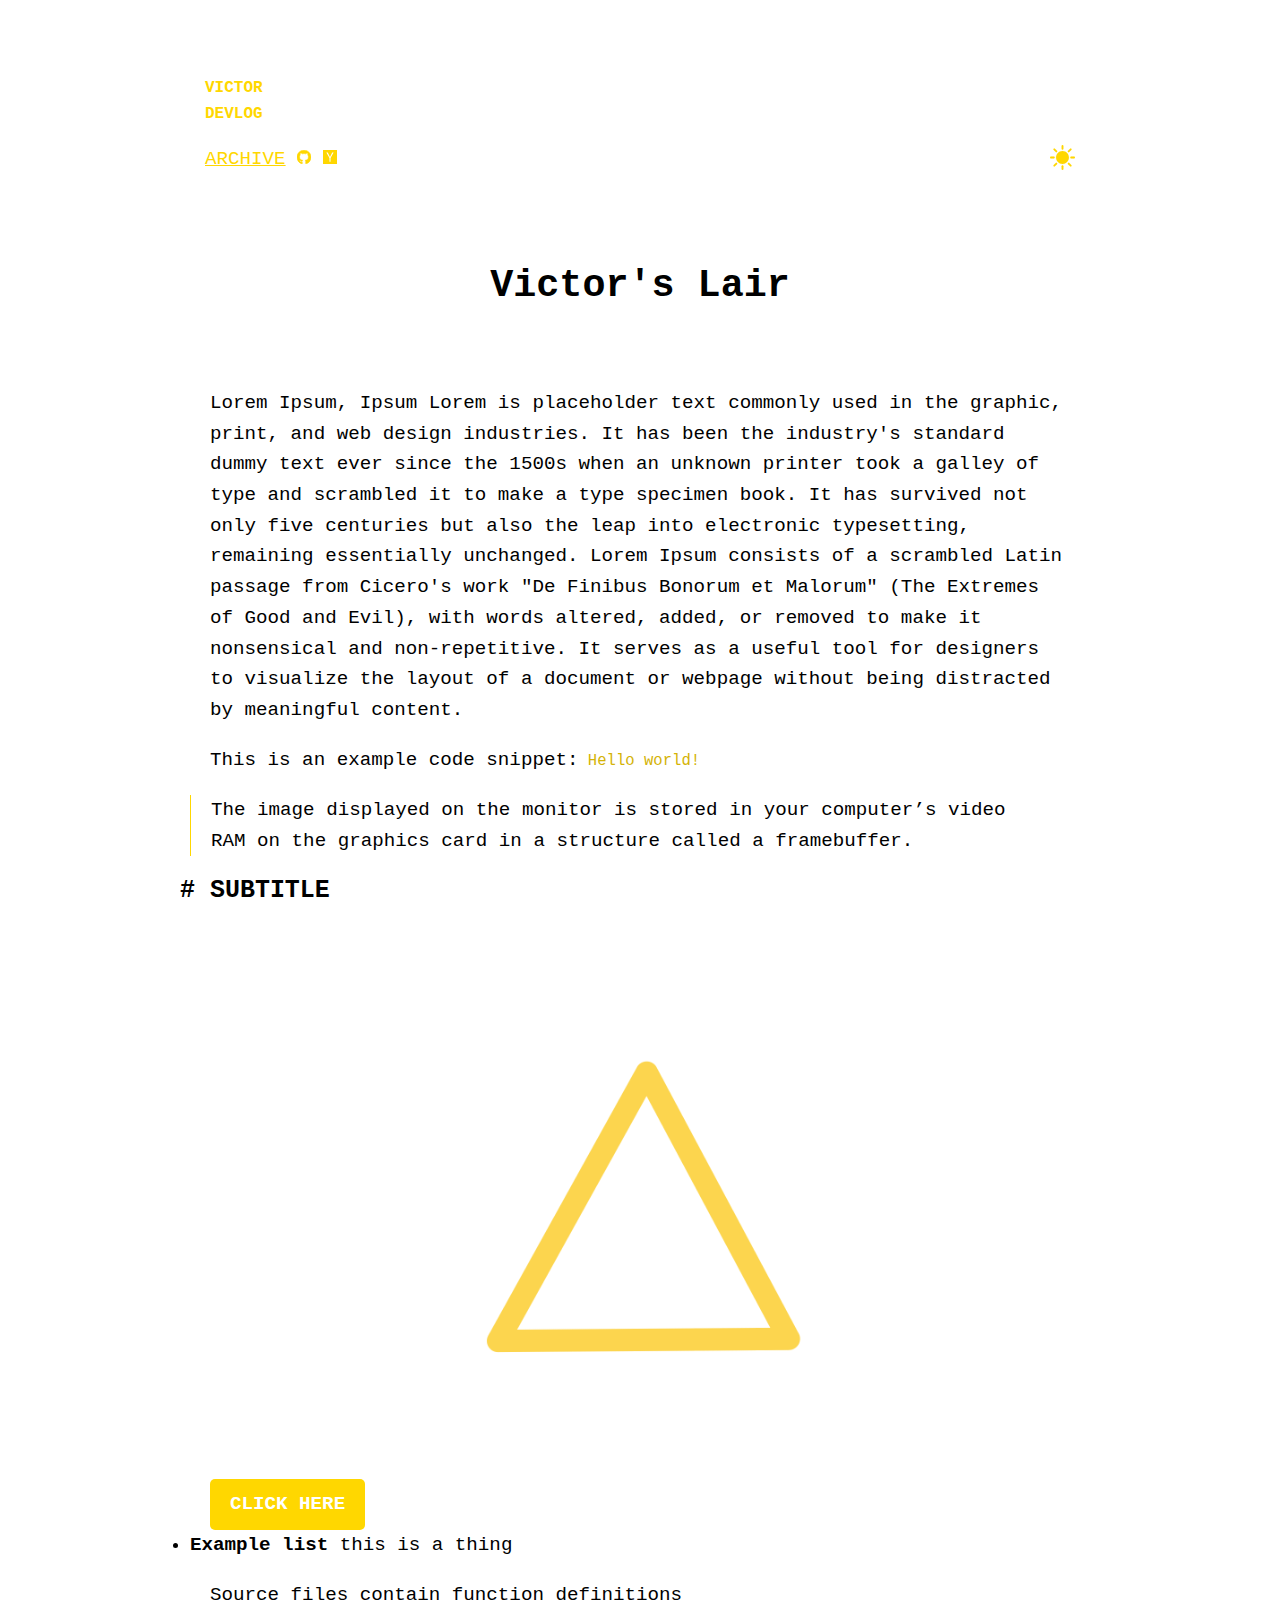
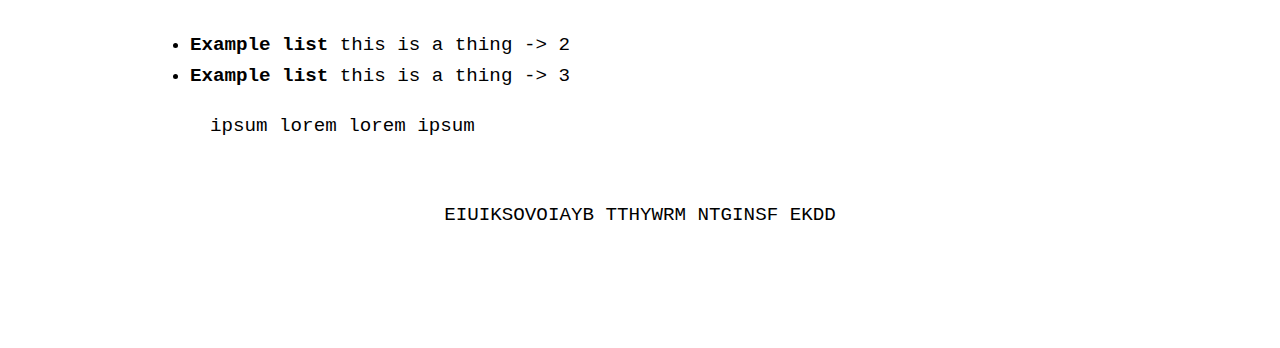
<file: index.html>
<!DOCTYPE html>
<html lang="en">
<head>
  <meta charset="UTF-8">
  <meta name="viewport" content="width=device-width, initial-scale=1.0">
  <title>Victor's Lair</title>
  <link rel="stylesheet" href="light_theme.css" id="theme">
<link rel="icon" href="/favicon.ico" type="image/x-icon">

</head>
<body>
    <header>
        <div class="site-title">
            <h3><a href="index.html">Victor</a></h3>
            <h2 class="devlog-title"><a href="index.html">DEVLOG</a></h2>
          </div>
        <nav>
            
            <a href="archive.html">Archive</a>
            <a href="https://github.com/Victor/" class="svglink">
                <svg arole="img" viewBox="0 0 24 24" xmlns="http://www.w3.org/2000/svg">
                    <g id="sun-icon" style="display: block;">
                        <path d="M12 .297c-6.63 0-12 5.373-12 12 0 5.303 3.438 9.8 8.205 11.385.6.113.82-.258.82-.577 0-.285-.01-1.04-.015-2.04-3.338.724-4.042-1.61-4.042-1.61C4.422 18.07 3.633 17.7 3.633 17.7c-1.087-.744.084-.729.084-.729 1.205.084 1.838 1.236 1.838 1.236 1.07 1.835 2.809 1.305 3.495.998.108-.776.417-1.305.76-1.605-2.665-.3-5.466-1.332-5.466-5.93 0-1.31.465-2.38 1.235-3.22-.135-.303-.54-1.523.105-3.176 0 0 1.005-.322 3.3 1.23.96-.267 1.98-.399 3-.405 1.02.006 2.04.138 3 .405 2.28-1.552 3.285-1.23 3.285-1.23.645 1.653.24 2.873.12 3.176.765.84 1.23 1.91 1.23 3.22 0 4.61-2.805 5.625-5.475 5.92.42.36.81 1.096.81 2.22 0 1.606-.015 2.896-.015 3.286 0 .315.21.69.825.57C20.565 22.092 24 17.592 24 12.297c0-6.627-5.373-12-12-12"/>
                </g>
                    <g id="moon-icon" style="display: none;">
                                <path d="M12 1c5.52 0 10 4.48 10 10s-4.48 10-10 10S2 16.52 2 11 6.48 1 12 1m0-1C5.37 0 0 5.37 0 12s5.37 12 12 12 12-5.37 12-12S18.63 0 12 0z"/>
                                <circle cx="17" cy="7" r="4"/>
                            </g>
                </svg></a>
            <a href="https://news.ycombinator.com/user?id=Victor" class="svglink">
                <svg xmlns="http://www.w3.org/2000/svg"
                aria-label="Hacker News" role="img"
                viewBox="0 0 512 512"><path
                d="m0 0H512V512H0"/><path class = "ycombinator" d="m124 91h51l81 162 81-164h51L276 293v136h-40V293"/>
                </svg>
                </a>
            <div onclick=changeTheme() style="text-align: right;margin-top: -30px;" onclick=changeTheme() style="text-align: right;">
            <?xml version="1.0" encoding="iso-8859-1"?>
               <svg style="width: 25px" fill="#000000" version="1.1" id="Capa_1" xmlns="http://www.w3.org/2000/svg" xmlns:xlink="http://www.w3.org/1999/xlink"
                         viewBox="0 0 207.628 207.628" xml:space="preserve"style="display: inline-block;">
                   <circle cx="103.814" cy="103.814" r="45.868"/>
                   <path d="M103.814,157.183c-29.427,0-53.368-23.941-53.368-53.368s23.941-53.368,53.368-53.368
                           s53.368,23.941,53.368,53.368S133.241,157.183,103.814,157.183z M103.814,65.446c-21.156,0-38.368,17.212-38.368,38.368
                           s17.212,38.368,38.368,38.368s38.368-17.212,38.368-38.368S124.97,65.446,103.814,65.446z"/>
                   <path d="M103.814,39.385c-4.142,0-7.5-3.358-7.5-7.5V7.5c0-4.142,3.358-7.5,7.5-7.5s7.5,3.358,7.5,7.5v24.385
                           C111.314,36.027,107.956,39.385,103.814,39.385z"/>
                   <path d="M103.814,207.628c-4.142,0-7.5-3.358-7.5-7.5v-24.385c0-4.142,3.358-7.5,7.5-7.5s7.5,3.358,7.5,7.5v24.385
                           C111.314,204.271,107.956,207.628,103.814,207.628z"/>
                   <path d="M200.128,111.314h-24.385c-4.142,0-7.5-3.358-7.5-7.5s3.358-7.5,7.5-7.5h24.385c4.142,0,7.5,3.358,7.5,7.5
                           S204.271,111.314,200.128,111.314z"/>
                   <path d="M31.885,111.314H7.5c-4.142,0-7.5-3.358-7.5-7.5s3.358-7.5,7.5-7.5h24.385c4.142,0,7.5,3.358,7.5,7.5
                           S36.027,111.314,31.885,111.314z"/>
                   <path d="M154.676,60.452c-1.919,0-3.839-0.732-5.303-2.197c-2.929-2.929-2.929-7.678,0-10.606l17.243-17.242
                           c2.929-2.929,7.678-2.93,10.606,0c2.929,2.929,2.929,7.678,0,10.606l-17.243,17.242C158.515,59.72,156.595,60.452,154.676,60.452z"
                           />
                   <path d="M35.709,179.419c-1.919,0-3.839-0.732-5.303-2.197c-2.929-2.929-2.929-7.678,0-10.606l17.243-17.243
                           c2.929-2.929,7.678-2.929,10.606,0c2.929,2.929,2.929,7.678,0,10.606l-17.243,17.243C39.548,178.687,37.629,179.419,35.709,179.419z
                           "/>
                   <path d="M171.918,179.419c-1.919,0-3.839-0.732-5.303-2.197l-17.243-17.243c-2.929-2.929-2.929-7.678,0-10.606
                           c2.929-2.929,7.678-2.929,10.606,0l17.243,17.243c2.929,2.929,2.929,7.678,0,10.606
                           C175.757,178.687,173.838,179.419,171.918,179.419z"/>
                   <path d="M52.952,60.452c-1.919,0-3.839-0.732-5.303-2.197L30.406,41.013c-2.929-2.929-2.929-7.677,0-10.606
                           c2.929-2.929,7.678-2.93,10.606,0l17.243,17.242c2.929,2.929,2.929,7.677,0,10.606C56.791,59.72,54.872,60.452,52.952,60.452z"/>
               </svg>
               </div>
        </nav>
    </header>
  <div class="container">
    <h1 id="effect" data-value="Victor's Lair">Victor's Lair</h1>
    <p>Lorem Ipsum, Ipsum Lorem is placeholder text commonly used in the graphic, print, and web design industries. It has been the industry's standard dummy text ever since the 1500s when an unknown printer took a galley of type and scrambled it to make a type specimen book. It has survived not only five centuries but also the leap into electronic typesetting, remaining essentially unchanged. Lorem Ipsum consists of a scrambled Latin passage from Cicero's work "De Finibus Bonorum et Malorum" (The Extremes of Good and Evil), with words altered, added, or removed to make it nonsensical and non-repetitive. It serves as a useful tool for designers to visualize the layout of a document or webpage without being distracted by meaningful content.</p>
    <p>This is an example code snippet:<code> Hello world!</code></p>
    <blockquote>
      <p>The image displayed on the monitor is stored in your computer’s video RAM on the graphics card in a structure called a framebuffer.</p>
    </blockquote>
    <h2 id="text"><div class="anchor-icon">#</div>Subtitle</h2>
    <p><img src="triangle.png" alt="framebuffer gradient" /></p>
    <a href="#" class="button" id="effect" data-value="Click Here">Click Here</a>
    <li><strong>Example list </strong> this is a thing</li>
    <p>Source files contain function definitions</p>
    <li><strong>Example list </strong> this is a thing -> 2</li>
    <li><strong>Example list </strong> this is a thing -> 3</li>
    
    <p>ipsum lorem lorem ipsum</p>
  </div>

  <p id="effect" class="thanks" data-value="Thank you for visiting my website!">eiuiksovoiayb tthywrm  ntginsf  ekdd</p>
  <script src="script.js"></script>
</body>
</html>
</file>
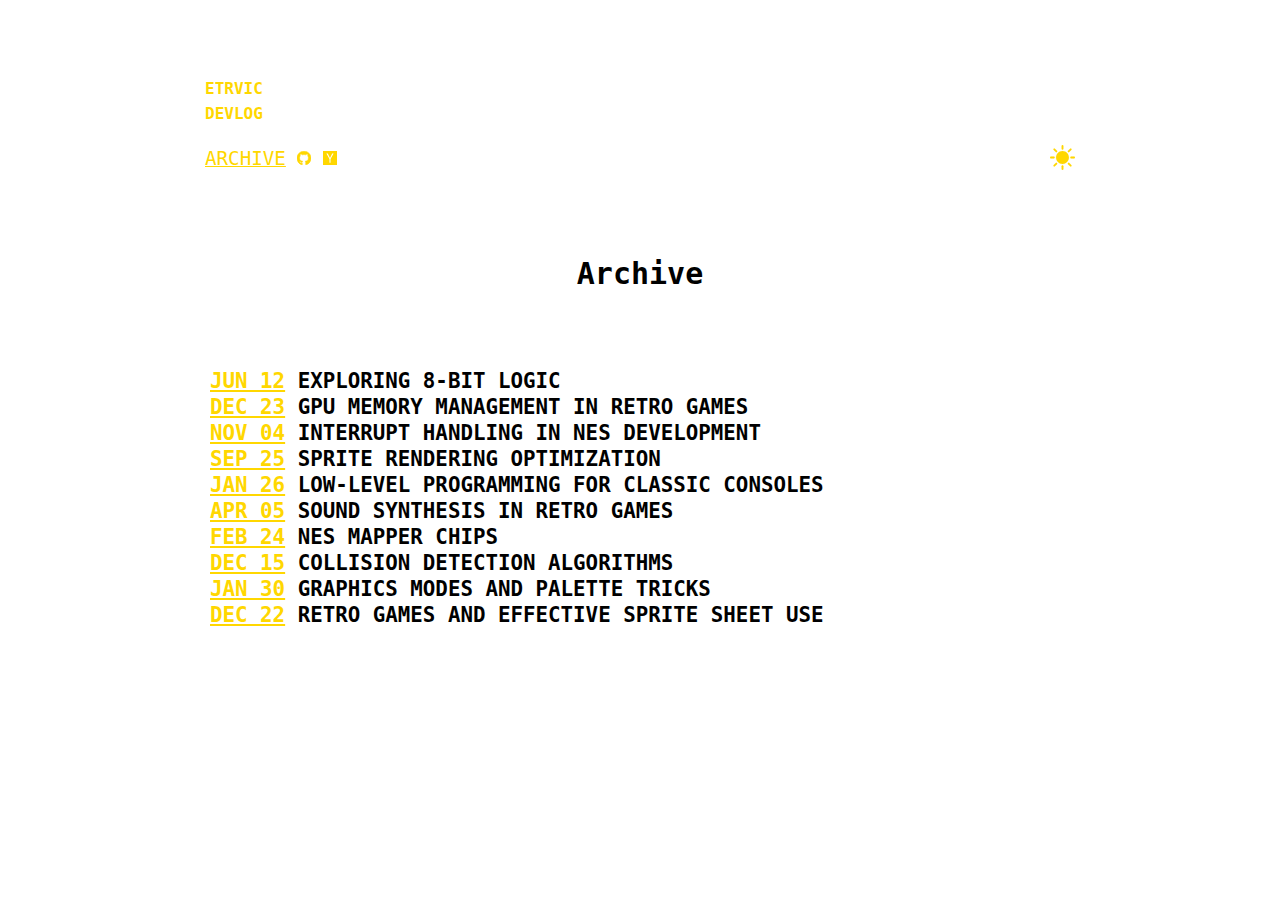
<file: archive.html>
<!DOCTYPE html>
<html lang="en">
<head>
  <meta charset="UTF-8">
  <meta name="viewport" content="width=device-width, initial-scale=1.0">
  <title>Etrvic's Lair</title>
  <link rel="stylesheet" href="light_theme.css" id="theme">
<link rel="icon" href="" type="image/x-icon">

</head>
<body>
    <header>
        <div class="site-title">
            <h3><a href="index.html">Etrvic</a></h3>
            <h2 class="devlog-title"><a href="index.html">DEVLOG</a></h2>
          </div>
        <nav>
            
            <a href="archive.html">Archive</a>
            <a href="https://github.com/etrvic/" class="svglink">
                <svg arole="img" viewBox="0 0 24 24" xmlns="http://www.w3.org/2000/svg">
                    <path d="M12 .297c-6.63 0-12 5.373-12 12 0 5.303 3.438 9.8 8.205 11.385.6.113.82-.258.82-.577 0-.285-.01-1.04-.015-2.04-3.338.724-4.042-1.61-4.042-1.61C4.422 18.07 3.633 17.7 3.633 17.7c-1.087-.744.084-.729.084-.729 1.205.084 1.838 1.236 1.838 1.236 1.07 1.835 2.809 1.305 3.495.998.108-.776.417-1.305.76-1.605-2.665-.3-5.466-1.332-5.466-5.93 0-1.31.465-2.38 1.235-3.22-.135-.303-.54-1.523.105-3.176 0 0 1.005-.322 3.3 1.23.96-.267 1.98-.399 3-.405 1.02.006 2.04.138 3 .405 2.28-1.552 3.285-1.23 3.285-1.23.645 1.653.24 2.873.12 3.176.765.84 1.23 1.91 1.23 3.22 0 4.61-2.805 5.625-5.475 5.92.42.36.81 1.096.81 2.22 0 1.606-.015 2.896-.015 3.286 0 .315.21.69.825.57C20.565 22.092 24 17.592 24 12.297c0-6.627-5.373-12-12-12"/>
                </svg></a>
            <a href="https://news.ycombinator.com/user?id=etrvic" class="svglink">
                <svg xmlns="http://www.w3.org/2000/svg"
                aria-label="Hacker News" role="img"
                viewBox="0 0 512 512"><path
                d="m0 0H512V512H0"/><path class = "ycombinator" d="m124 91h51l81 162 81-164h51L276 293v136h-40V293"/>
                </svg>
                </a>
            <div onclick=changeTheme() style="text-align: right;margin-top: -30px;" onclick=changeTheme() style="text-align: right;">
            <?xml version="1.0" encoding="iso-8859-1"?>
               <svg style="width: 25px" fill="#000000" version="1.1" id="Capa_1" xmlns="http://www.w3.org/2000/svg" xmlns:xlink="http://www.w3.org/1999/xlink"
                         viewBox="0 0 207.628 207.628" xml:space="preserve"style="display: inline-block;">
                   <circle cx="103.814" cy="103.814" r="45.868"/>
                   <path d="M103.814,157.183c-29.427,0-53.368-23.941-53.368-53.368s23.941-53.368,53.368-53.368
                           s53.368,23.941,53.368,53.368S133.241,157.183,103.814,157.183z M103.814,65.446c-21.156,0-38.368,17.212-38.368,38.368
                           s17.212,38.368,38.368,38.368s38.368-17.212,38.368-38.368S124.97,65.446,103.814,65.446z"/>
                   <path d="M103.814,39.385c-4.142,0-7.5-3.358-7.5-7.5V7.5c0-4.142,3.358-7.5,7.5-7.5s7.5,3.358,7.5,7.5v24.385
                           C111.314,36.027,107.956,39.385,103.814,39.385z"/>
                   <path d="M103.814,207.628c-4.142,0-7.5-3.358-7.5-7.5v-24.385c0-4.142,3.358-7.5,7.5-7.5s7.5,3.358,7.5,7.5v24.385
                           C111.314,204.271,107.956,207.628,103.814,207.628z"/>
                   <path d="M200.128,111.314h-24.385c-4.142,0-7.5-3.358-7.5-7.5s3.358-7.5,7.5-7.5h24.385c4.142,0,7.5,3.358,7.5,7.5
                           S204.271,111.314,200.128,111.314z"/>
                   <path d="M31.885,111.314H7.5c-4.142,0-7.5-3.358-7.5-7.5s3.358-7.5,7.5-7.5h24.385c4.142,0,7.5,3.358,7.5,7.5
                           S36.027,111.314,31.885,111.314z"/>
                   <path d="M154.676,60.452c-1.919,0-3.839-0.732-5.303-2.197c-2.929-2.929-2.929-7.678,0-10.606l17.243-17.242
                           c2.929-2.929,7.678-2.93,10.606,0c2.929,2.929,2.929,7.678,0,10.606l-17.243,17.242C158.515,59.72,156.595,60.452,154.676,60.452z"
                           />
                   <path d="M35.709,179.419c-1.919,0-3.839-0.732-5.303-2.197c-2.929-2.929-2.929-7.678,0-10.606l17.243-17.243
                           c2.929-2.929,7.678-2.929,10.606,0c2.929,2.929,2.929,7.678,0,10.606l-17.243,17.243C39.548,178.687,37.629,179.419,35.709,179.419z
                           "/>
                   <path d="M171.918,179.419c-1.919,0-3.839-0.732-5.303-2.197l-17.243-17.243c-2.929-2.929-2.929-7.678,0-10.606
                           c2.929-2.929,7.678-2.929,10.606,0l17.243,17.243c2.929,2.929,2.929,7.678,0,10.606
                           C175.757,178.687,173.838,179.419,171.918,179.419z"/>
                   <path d="M52.952,60.452c-1.919,0-3.839-0.732-5.303-2.197L30.406,41.013c-2.929-2.929-2.929-7.677,0-10.606
                           c2.929-2.929,7.678-2.93,10.606,0l17.243,17.242c2.929,2.929,2.929,7.677,0,10.606C56.791,59.72,54.872,60.452,52.952,60.452z"/>
               </svg>
               </div>
        </nav>
    </header>
    <div class="container">
    <h1 id="effect" data-value="Archive" style="font-size:30px">Archive</h1>
    <div style="font-size:16px">
    <h2><a href="Exploring 8-bit logic.html">Jun 12</a> Exploring 8-Bit Logic</h2>
    <h2><a href="">Dec 23</a> GPU Memory Management in Retro Games</h2>
    <h2><a href="">Nov 04</a> Interrupt Handling in NES Development</h2>
    <h2><a href="">Sep 25</a> Sprite Rendering Optimization</h2>
    <h2><a href="">Jan 26</a> Low-Level Programming for Classic Consoles</h2>
    <h2><a href="">Apr 05</a> Sound Synthesis in Retro Games</h2>
    <h2><a href="">Feb 24</a> NES Mapper Chips</h2>
    <h2><a href="">Dec 15</a> Collision Detection Algorithms</h2>
    <h2><a href="">Jan 30</a> Graphics Modes and Palette Tricks</h2>
    <h2><a href="">Dec 22</a> Retro games and effective sprite sheet use</h2>
    </div>
</body>
<script src="script.js"></script>
</html>
</file>
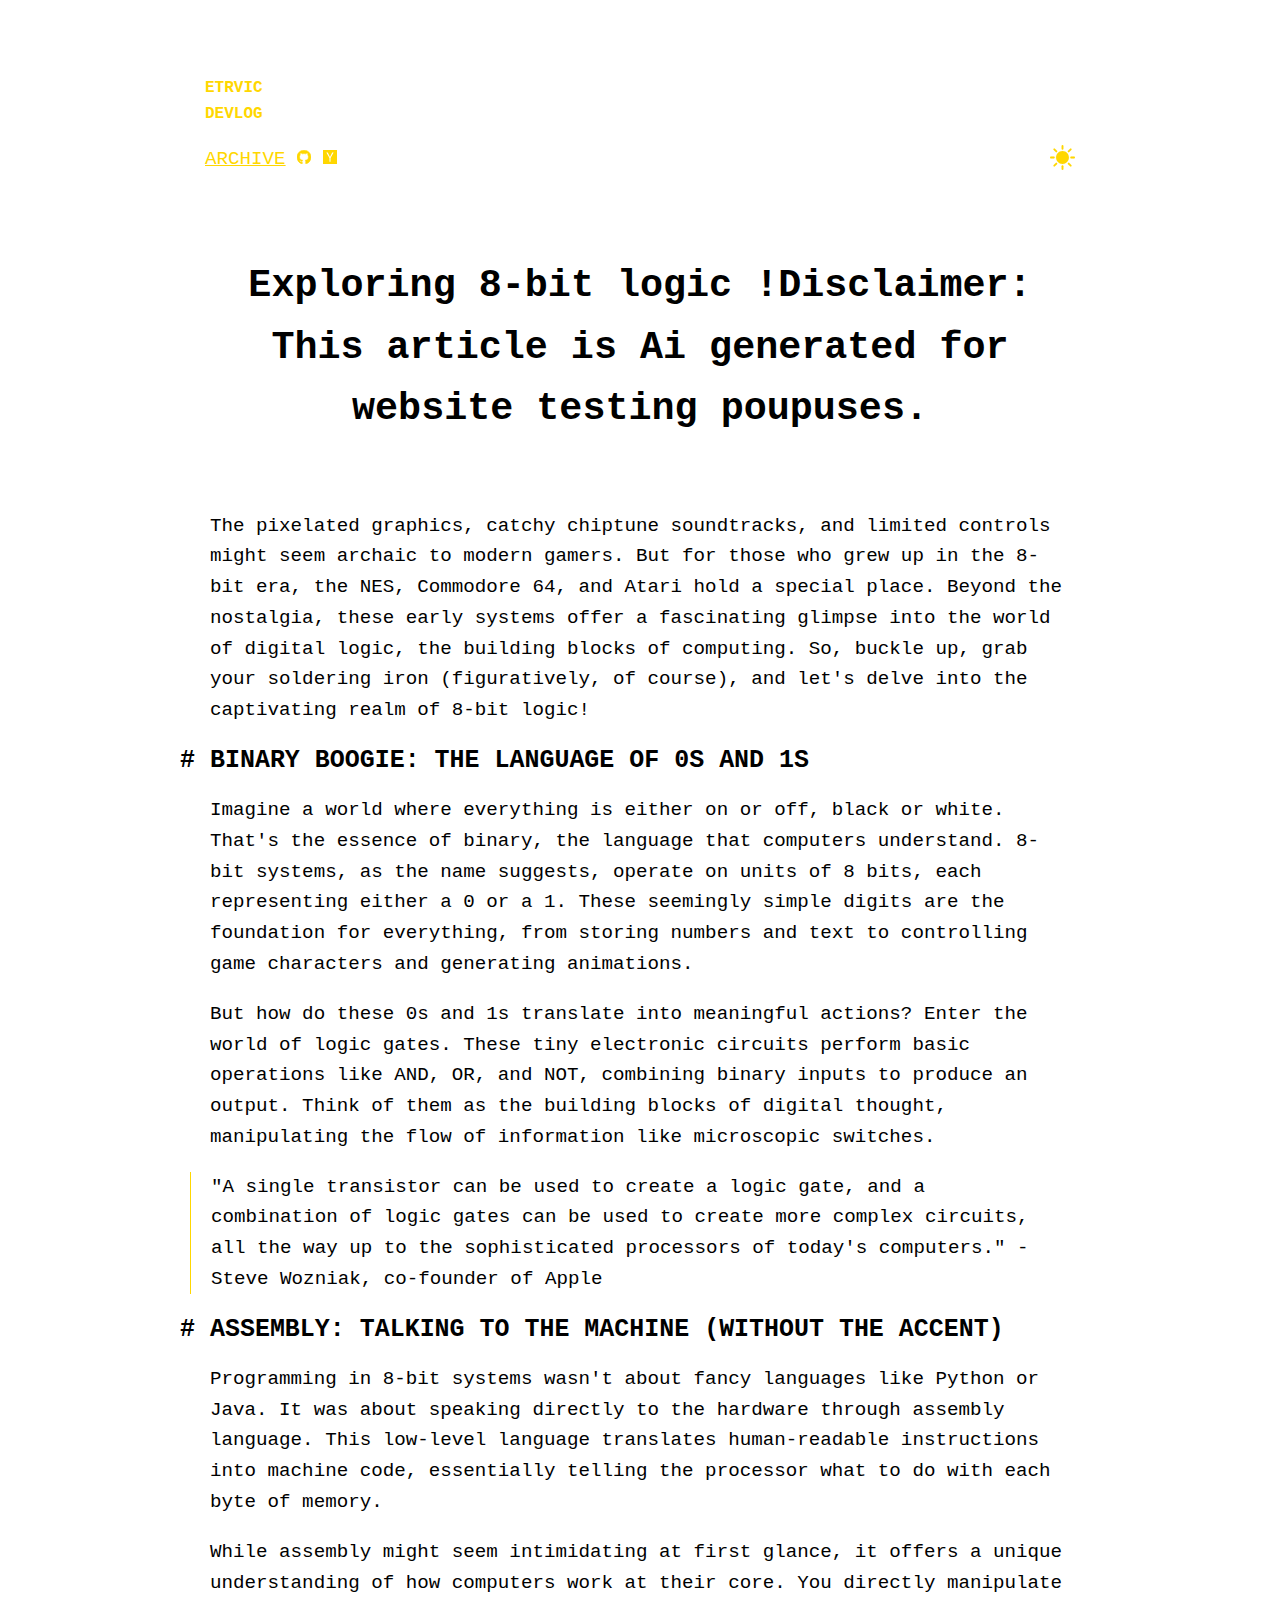
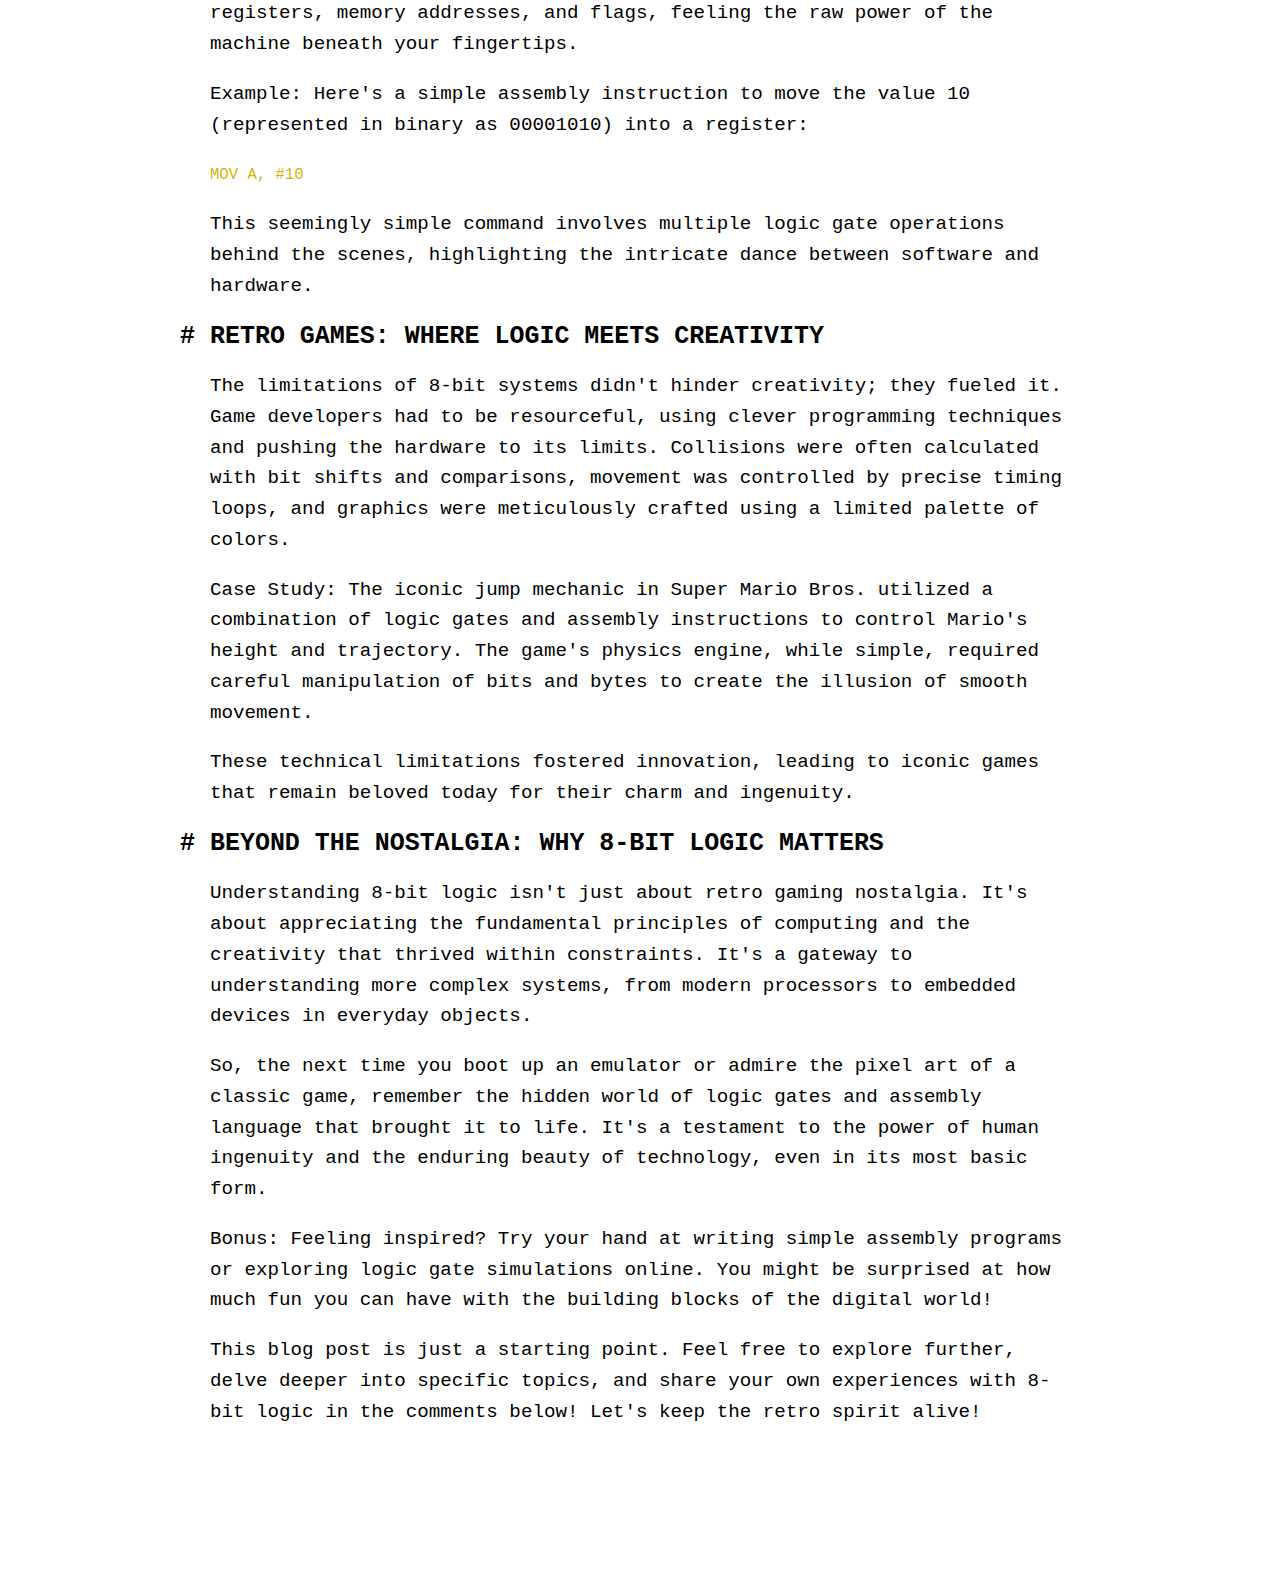
<file: Exploring 8-bit logic.html>
<!DOCTYPE html>
<html lang="en">
<head>
  <meta charset="UTF-8">
  <meta name="viewport" content="width=device-width, initial-scale=1.0">
  <title>Demystifying the 8-Bit World</title>
  <link rel="stylesheet" href="light_theme.css" id="theme">
<link rel="icon" href="" type="image/x-icon">
    

</head>
<body>
    <header>
        <div class="site-title">
            <h3><a href="index.html">Etrvic</a></h3>
            <h2 class="devlog-title"><a href="index.html">DEVLOG</a></h2>
          </div>
        <nav>
            
            <a href="archive.html">Archive</a>
            <a href="https://github.com/etrvic/" class="svglink">
                <svg arole="img" viewBox="0 0 24 24" xmlns="http://www.w3.org/2000/svg">
                    <g id="sun-icon" style="display: block;">
                        <path d="M12 .297c-6.63 0-12 5.373-12 12 0 5.303 3.438 9.8 8.205 11.385.6.113.82-.258.82-.577 0-.285-.01-1.04-.015-2.04-3.338.724-4.042-1.61-4.042-1.61C4.422 18.07 3.633 17.7 3.633 17.7c-1.087-.744.084-.729.084-.729 1.205.084 1.838 1.236 1.838 1.236 1.07 1.835 2.809 1.305 3.495.998.108-.776.417-1.305.76-1.605-2.665-.3-5.466-1.332-5.466-5.93 0-1.31.465-2.38 1.235-3.22-.135-.303-.54-1.523.105-3.176 0 0 1.005-.322 3.3 1.23.96-.267 1.98-.399 3-.405 1.02.006 2.04.138 3 .405 2.28-1.552 3.285-1.23 3.285-1.23.645 1.653.24 2.873.12 3.176.765.84 1.23 1.91 1.23 3.22 0 4.61-2.805 5.625-5.475 5.92.42.36.81 1.096.81 2.22 0 1.606-.015 2.896-.015 3.286 0 .315.21.69.825.57C20.565 22.092 24 17.592 24 12.297c0-6.627-5.373-12-12-12"/>
                </g>
                    <g id="moon-icon" style="display: none;">
                                <path d="M12 1c5.52 0 10 4.48 10 10s-4.48 10-10 10S2 16.52 2 11 6.48 1 12 1m0-1C5.37 0 0 5.37 0 12s5.37 12 12 12 12-5.37 12-12S18.63 0 12 0z"/>
                                <circle cx="17" cy="7" r="4"/>
                            </g>
                </svg></a>
            <a href="https://news.ycombinator.com/user?id=etrvic" class="svglink">
                <svg xmlns="http://www.w3.org/2000/svg"
                aria-label="Hacker News" role="img"
                viewBox="0 0 512 512"><path
                d="m0 0H512V512H0"/><path class = "ycombinator" d="m124 91h51l81 162 81-164h51L276 293v136h-40V293"/>
                </svg>
                </a>
            <div onclick=changeTheme() style="text-align: right;margin-top: -30px;" onclick=changeTheme() style="text-align: right;">
            <?xml version="1.0" encoding="iso-8859-1"?>
               <svg style="width: 25px" fill="#000000" version="1.1" id="Capa_1" xmlns="http://www.w3.org/2000/svg" xmlns:xlink="http://www.w3.org/1999/xlink"
                         viewBox="0 0 207.628 207.628" xml:space="preserve"style="display: inline-block;">
                   <circle cx="103.814" cy="103.814" r="45.868"/>
                   <path d="M103.814,157.183c-29.427,0-53.368-23.941-53.368-53.368s23.941-53.368,53.368-53.368
                           s53.368,23.941,53.368,53.368S133.241,157.183,103.814,157.183z M103.814,65.446c-21.156,0-38.368,17.212-38.368,38.368
                           s17.212,38.368,38.368,38.368s38.368-17.212,38.368-38.368S124.97,65.446,103.814,65.446z"/>
                   <path d="M103.814,39.385c-4.142,0-7.5-3.358-7.5-7.5V7.5c0-4.142,3.358-7.5,7.5-7.5s7.5,3.358,7.5,7.5v24.385
                           C111.314,36.027,107.956,39.385,103.814,39.385z"/>
                   <path d="M103.814,207.628c-4.142,0-7.5-3.358-7.5-7.5v-24.385c0-4.142,3.358-7.5,7.5-7.5s7.5,3.358,7.5,7.5v24.385
                           C111.314,204.271,107.956,207.628,103.814,207.628z"/>
                   <path d="M200.128,111.314h-24.385c-4.142,0-7.5-3.358-7.5-7.5s3.358-7.5,7.5-7.5h24.385c4.142,0,7.5,3.358,7.5,7.5
                           S204.271,111.314,200.128,111.314z"/>
                   <path d="M31.885,111.314H7.5c-4.142,0-7.5-3.358-7.5-7.5s3.358-7.5,7.5-7.5h24.385c4.142,0,7.5,3.358,7.5,7.5
                           S36.027,111.314,31.885,111.314z"/>
                   <path d="M154.676,60.452c-1.919,0-3.839-0.732-5.303-2.197c-2.929-2.929-2.929-7.678,0-10.606l17.243-17.242
                           c2.929-2.929,7.678-2.93,10.606,0c2.929,2.929,2.929,7.678,0,10.606l-17.243,17.242C158.515,59.72,156.595,60.452,154.676,60.452z"
                           />
                   <path d="M35.709,179.419c-1.919,0-3.839-0.732-5.303-2.197c-2.929-2.929-2.929-7.678,0-10.606l17.243-17.243
                           c2.929-2.929,7.678-2.929,10.606,0c2.929,2.929,2.929,7.678,0,10.606l-17.243,17.243C39.548,178.687,37.629,179.419,35.709,179.419z
                           "/>
                   <path d="M171.918,179.419c-1.919,0-3.839-0.732-5.303-2.197l-17.243-17.243c-2.929-2.929-2.929-7.678,0-10.606
                           c2.929-2.929,7.678-2.929,10.606,0l17.243,17.243c2.929,2.929,2.929,7.678,0,10.606
                           C175.757,178.687,173.838,179.419,171.918,179.419z"/>
                   <path d="M52.952,60.452c-1.919,0-3.839-0.732-5.303-2.197L30.406,41.013c-2.929-2.929-2.929-7.677,0-10.606
                           c2.929-2.929,7.678-2.93,10.606,0l17.243,17.242c2.929,2.929,2.929,7.677,0,10.606C56.791,59.72,54.872,60.452,52.952,60.452z"/>
               </svg>
               </div>
        </nav>
    </header>
  <div class="container">
    <h1>Exploring 8-bit logic !Disclaimer: This article is Ai generated for website testing poupuses.</h1>

     <p>The pixelated graphics, catchy chiptune soundtracks, and limited controls might seem archaic to modern gamers. But for those who grew up in the 8-bit era, the NES, Commodore 64, and Atari hold a special place. Beyond the nostalgia, these early systems offer a fascinating glimpse into the world of digital logic, the building blocks of computing. So, buckle up, grab your soldering iron (figuratively, of course), and let's delve into the captivating realm of 8-bit logic!</p>

     <h2 id="text"><div class="anchor-icon">#</div>Binary Boogie: The Language of 0s and 1s</h2>

     <p>Imagine a world where everything is either on or off, black or white. That's the essence of binary, the language that computers understand. 8-bit systems, as the name suggests, operate on units of 8 bits, each representing either a 0 or a 1. These seemingly simple digits are the foundation for everything, from storing numbers and text to controlling game characters and generating animations.</p>

     <p>But how do these 0s and 1s translate into meaningful actions? Enter the world of logic gates. These tiny electronic circuits perform basic operations like AND, OR, and NOT, combining binary inputs to produce an output. Think of them as the building blocks of digital thought, manipulating the flow of information like microscopic switches.</p>

     <blockquote>"A single transistor can be used to create a logic gate, and a combination of logic gates can be used to create more complex circuits, all the way up to the sophisticated processors of today's computers." - Steve Wozniak, co-founder of Apple</blockquote>

     <h2 id="text"><div class="anchor-icon">#</div>Assembly: Talking to the Machine (Without the Accent)</h2>

     <p> Programming in 8-bit systems wasn't about fancy languages like Python or Java. It was about speaking directly to the hardware through assembly language. This low-level language translates human-readable instructions into machine code, essentially telling the processor what to do with each byte of memory.</p>

     <p> While assembly might seem intimidating at first glance, it offers a unique understanding of how computers work at their core. You directly manipulate registers, memory addresses, and flags, feeling the raw power of the machine beneath your fingertips.</p>

     <p> Example: Here's a simple assembly instruction to move the value 10 (represented in binary as 00001010) into a register:</p>


    <code>MOV A, #10</code>


    <p>This seemingly simple command involves multiple logic gate operations behind the scenes, highlighting the intricate dance between software and hardware.</p>

     <h2 id="text"><div class="anchor-icon">#</div>Retro Games: Where Logic Meets Creativity</h2>

     <p>The limitations of 8-bit systems didn't hinder creativity; they fueled it. Game developers had to be resourceful, using clever programming techniques and pushing the hardware to its limits. Collisions were often calculated with bit shifts and comparisons, movement was controlled by precise timing loops, and graphics were meticulously crafted using a limited palette of colors.</p>

     <p>  Case Study: The iconic jump mechanic in Super Mario Bros. utilized a combination of logic gates and assembly instructions to control Mario's height and trajectory. The game's physics engine, while simple, required careful manipulation of bits and bytes to create the illusion of smooth movement.</p>

     <p> These technical limitations fostered innovation, leading to iconic games that remain beloved today for their charm and ingenuity.</p>

     <h2 id="text"><div class="anchor-icon">#</div>Beyond the Nostalgia: Why 8-Bit Logic Matters</h2>

     <p> Understanding 8-bit logic isn't just about retro gaming nostalgia. It's about appreciating the fundamental principles of computing and the creativity that thrived within constraints. It's a gateway to understanding more complex systems, from modern processors to embedded devices in everyday objects.</p>

     <p> So, the next time you boot up an emulator or admire the pixel art of a classic game, remember the hidden world of logic gates and assembly language that brought it to life. It's a testament to the power of human ingenuity and the enduring beauty of technology, even in its most basic form.</p>

     <p> Bonus: Feeling inspired? Try your hand at writing simple assembly programs or exploring logic gate simulations online. You might be surprised at how much fun you can have with the building blocks of the digital world!</p>

     <p>This blog post is just a starting point. Feel free to explore further, delve deeper into specific topics, and share your own experiences with 8-bit logic in the comments below! Let's keep the retro spirit alive!</p>
    
  </div>
  <script src="script.js"></script>
</body>
</html>
</file>
<file: light_theme.css>
body {
  background-color: #fff;
  color: #000;
  font-family: 'Space Mono', monospace;
  margin: 0 auto;
  padding: 0px;
  margin-bottom: 120px;
  max-width: 900px;
  font-size: 1.2em;
  line-height: 1.6;
}

.container {
  margin: 0 auto;
  padding: 20px;
}

h1 {
  font-size: 2em;
  text-align: center;
  margin-bottom: 70px;
  font-family: 'Space Mono', monospace;
}


.button {
  display: inline-block;
  padding: 10px 20px;
  background-color: #FFD700;
  color: white;
  text-decoration: none;
  border-radius: 5px;
  text-transform: uppercase;
  font-weight: bold;
  transition: all 0.3s ease;
  color: #FFF;
}

.button:hover {
  background-color: #FFFF;
  color: black;
}


blockquote {
  margin-left: -20px;
  padding-left: 20px;
  border-left: 1px solid #FFD700;
}

code {
    color: #d4b306;
}

a {
    color: #FFD700;
}

a:hover {
    color: #d4b306;
    transition: all 0.1s ease;
}

svg { 
    stroke: #FFD700;
    stroke-width: 1;
    fill: #FFD700;
    margin: 0 auto;
}

header nav svg {
    width: 14px;
}

header nav {
    margin-top: 20px;
}

header nav svg:hover {
    fill: #d4b306;
    transition: all 0.1s ease;
}

header {
    margin: 70px 15px 30px;
    text-transform: uppercase;
}

.anchor-icon {
    display: inline-block; width: 20px; height: 12px;
    margin-left:-30px;
    margin-right:10px;
}

img, video {
    width: 100%;
    margin: 20px 0px;
    padding: 0px;
}

.thanks {
    text-transform: uppercase;
    text-align: center;
}

@media screen and (max-width: 1200px) {
  body {
    max-width: 600px; /* Max-width for screens smaller than 1200px */
  }
  p {
    font-size: 1.0em;
    line-height: 1.2;
  }
  blockquote {
    margin-left: -10px;
    padding-left: 10px;
    border-left: 1px solid #FFD700;
  }
  header { margin: 70px 50px 10px; text-transform: uppercase; }
}

h2, h3, h4, h5, h6 {
    font-size: 1.3em;
    line-height: 1.25em;
    text-transform: uppercase;
    font-weight: bold;
    padding: 0px;
    margin: 0px;
}

header .site-title a {
    text-decoration: none;
    font-size: 16px
}

header .devlog-title {
    font-weight: bold;
    font-size: 16px
}

li {
display: list-item;
text-align: match-parent;
margin-left: -20px;
}

svg .ycombinator{
    fill:white
}
</file>
